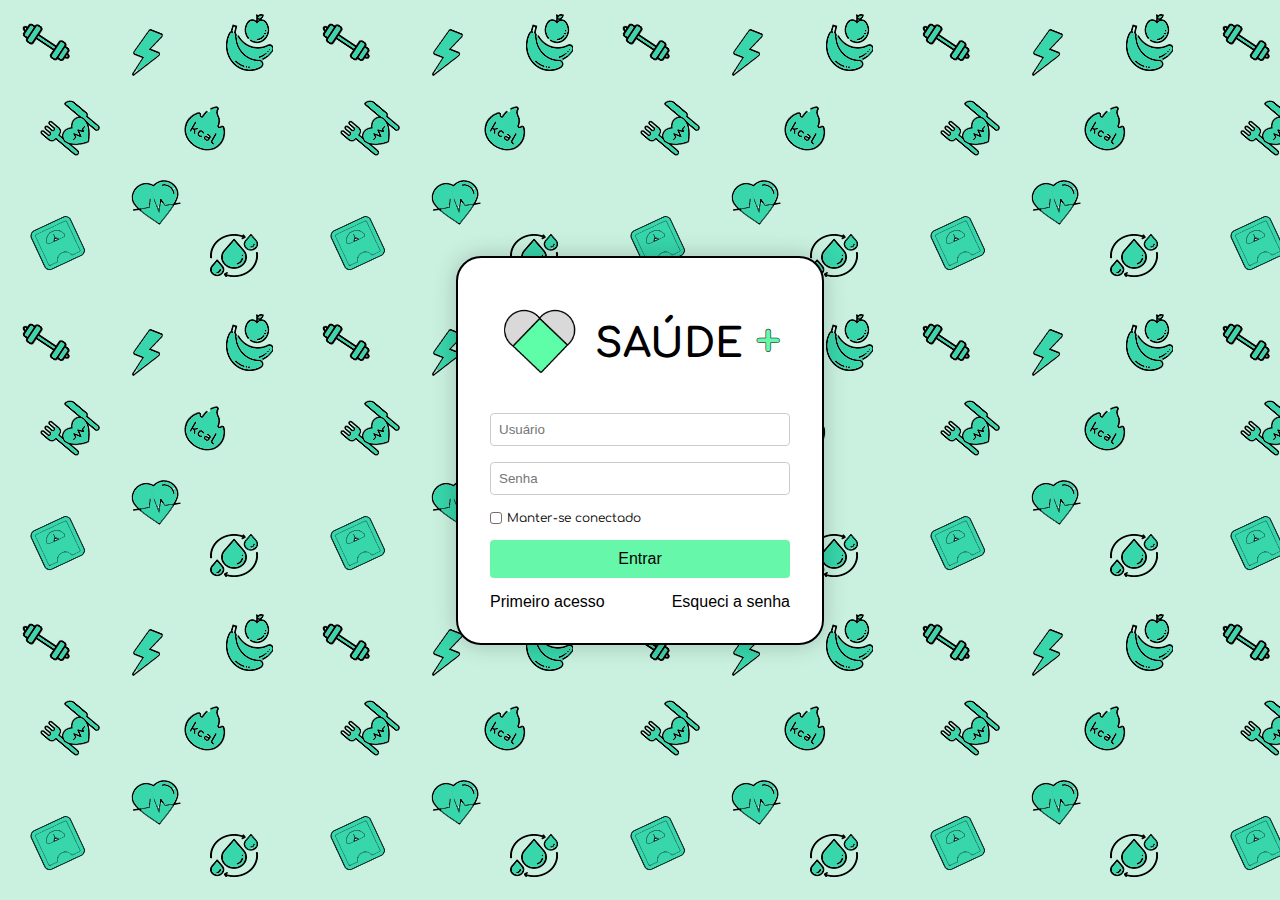
<file: index.html>
<!DOCTYPE html>

<html lang="pt-br">

<head>
    <meta charset="UTF-8">
    <meta name="viewport" content="width=device-width, initial-scale=1.0">
    <title>Saúde +</title>
    <link rel="stylesheet" href="index.css">
</head>

<body>
<script src="index.js"></script>   
</body>

</html>
</file>
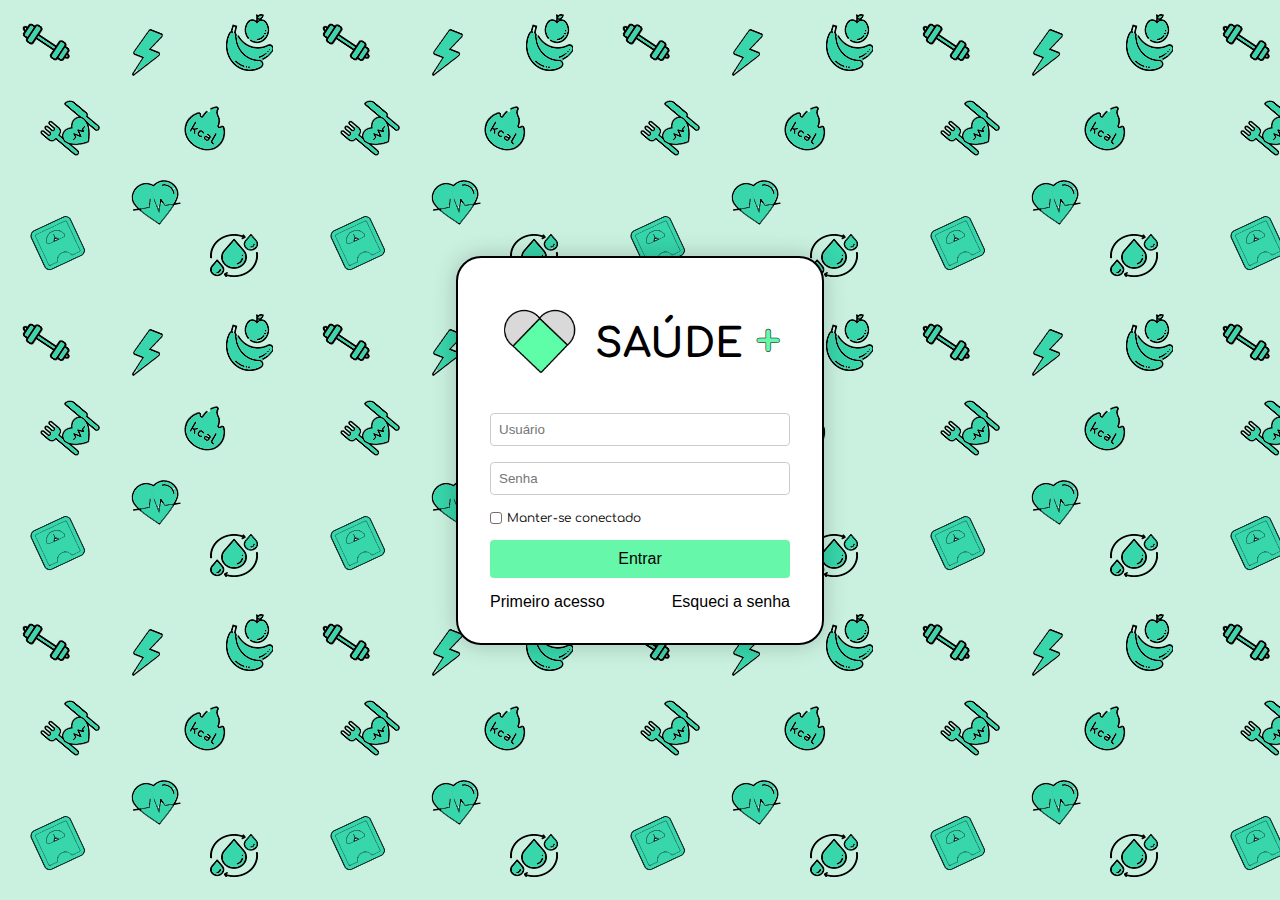
<file: pag_login/login.html>
<!DOCTYPE html>
<html lang="pt-BR">

<head>
    <meta charset="UTF-8">
    <meta name="viewport" content="width=device-width, initial-scale=1.0">
    <title>Saúde +</title>
    <link rel="stylesheet" href="login.css">
</head>

<body>

<div class="container-principal">

    <div class ="logo">
        <img src="..\Icones\logo.png" alt="Saúde mais" class="logo_icon">
        <h1 class="titulo">SAÚDE <strong class="subtitulo">+</strong></h1>
    </div>

    <form id="dados">
        <div class="formulario">
            <input type="text" id="usuario" name="usuario" placeholder="Usuário" maxlength="25" required>
        </div>

        <div class="formulario">
            <input type="password" id="senha" name="senha" placeholder="Senha" maxlength="25" required>
        </div>

        <div class="remember">
            <input type="checkbox" id="manter-conectado" name="manter-conectado">
            <label for="manter-conectado">Manter-se conectado</label>
        </div>

        <button type="submit" class="btn-entrar" id="btn-entrar">Entrar</button>

        <div class="regitro_esqueceu">
            <button type="button" class="registro" id="btn-registro">Primeiro acesso</button>
            <button type="button" class="registro" id="btn-esqueceu">Esqueci a senha</button>
        </div>
        
    </form>

</div>

<script src="login.js"></script>
</body>

</html>
</file>
<file: index.css>
@import url('https://fonts.googleapis.com/css2?family=Comfortaa:wght@300..700&display=swap');

:root {
    --color1: #67f7aa;
    --color2: #acf8d4;
    --color3: #1e5134;
    --color4: #838383;
    --color5: #a9c5b6;
    --color6: #3adb85;
    --black: #000000;
    --white: #fff;
    --fonte-logo: "Comfortaa", system-ui;
    
}

body a{
    text-decoration: none;
}
</file>
<file: pag_login/login.css>
@import url('../index.css');

/* Reset do CSS, para padronizar todos os navegadores */
* {
    margin: 0;
    padding: 0;
    box-sizing: border-box;
    user-select: none;
    -webkit-user-drag: none;
}

body {
    font-family: var(--fonte-logo);
    background-image: url('../Backgrounds/0.png'); 
    display: flex;
    justify-content: center;
    align-items: center;
    height: 100vh;
    padding: 1rem; 
}

.container-principal {
    background-color: var(--white);
    padding: 2rem;
    border-radius: 25px;
    width: 23rem;
    text-align: center;
    border: 2px solid #000;
    box-shadow: 0 0 25px rgba(0, 0, 0, 0.2);
}

.logo {
    display: flex;
    justify-content: center;
    align-items: center;
    gap: 15px;
    margin-bottom: 20px;
}

.logo_icon {
    width: 5rem;
}

.titulo {
    font-size: 2.5rem;
    color: #000000;
    margin-top: 25px;
    margin-bottom: 25px;
}

.subtitulo {
    font-size: 3rem;
    color: var(--color1);
    -webkit-text-stroke: 0.5px black;
}

.formulario input {
    width: 100%;
    padding: 0.5rem;
    border: 1px solid #cccccc;
    border-radius: 4px;
    margin-bottom: 1rem;
}

.remember {
    display: flex;
    align-items: center;
    font-size: 12px;
    margin-bottom: 15px;
}

.remember input[type="checkbox"] {
    -webkit-appearance: none; 
    appearance: none;
    width: 12px; 
    height: 12px; 
    border: 1px solid #776d6d; 
    border-radius: 3px; 
    background-color: rgb(255, 255, 255);
    cursor: pointer;
    margin-right: 5px; 
    display: flex;
    align-items: center;
    justify-content: center;
}

.remember input[type="checkbox"]:checked {
    background-color: var(--color6); 
    border-color: #000000;
}

.btn-entrar {
    width: 100%;
    padding: 10px;
    background-color: var(--color1);
    border: none;
    border-radius: 4px;
    color: #fff;
    font-size: 16px;
    color: #000000;
    cursor: pointer;
}

.btn-entrar:hover {
    background-color: var(--color6);
}

.regitro_esqueceu{
    display: flex;
    align-items: center; 
    justify-content: space-between; /* Espaça igualmente os botões */
    margin-top: 15px;
    width: 100%; /* Certifique-se de que o container ocupe todo o espaço necessário */
}

button.registro {
    background: none; /* Remove o fundo */
    border: none; /* Remove a borda */
    color: rgb(0, 0, 0); /* Define a cor do texto */
    cursor: pointer; /* Mostra o ponteiro de clique ao passar o mouse */
    font-size: inherit; /* Herda o tamanho da fonte do elemento pai */
    padding: 0; /* Remove o preenchimento */
}

button.registro:hover {
    color: var(--color4); /* Muda a cor ao passar o mouse */
}

/* MEDIA QUERIES */

/* Para telas menores que 768px (celulares) */
@media (max-width: 768px) {
    .container-principal {
        width: 95%; /* Ocupa 90% da largura da tela */
    }

    .titulo, .subtitulo {
        font-size: 2rem; /* Reduz o tamanho da fonte */
    }

    .logo_icon {
        width: 4rem; /* Ajusta o tamanho do ícone */
    }
}
</file>
